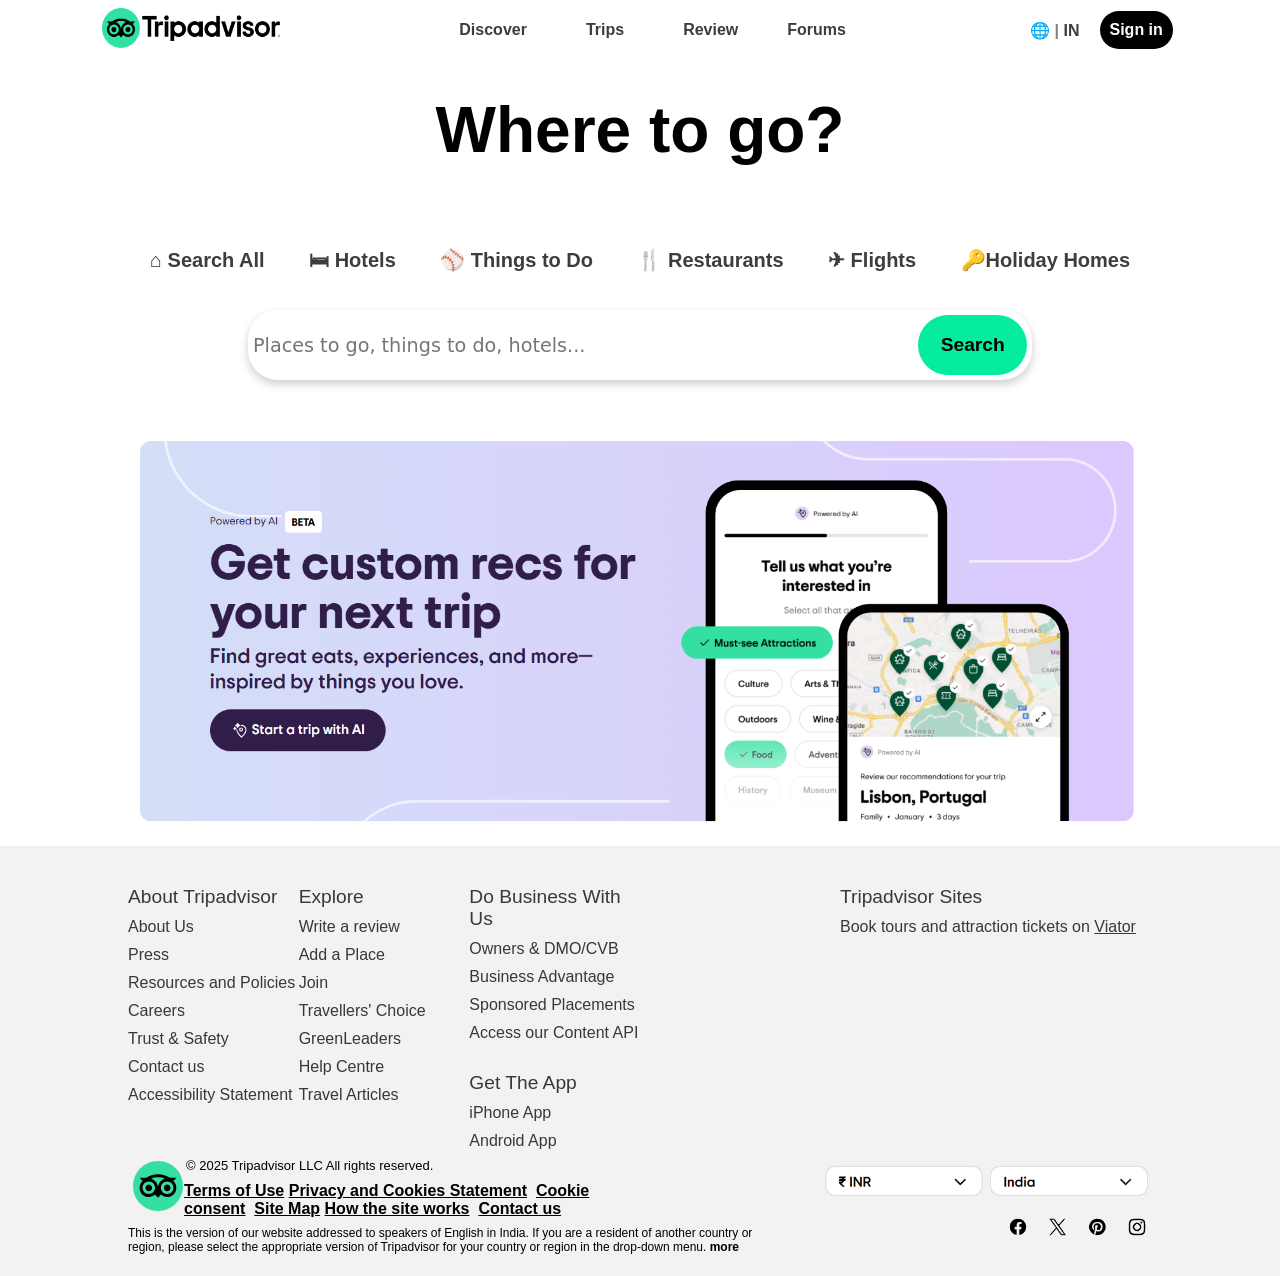
<file: index.html>
<!DOCTYPE html>
<html>

<head>
    <title>Travel.com</title>
    <meta charset="UTF-8">
    <meta name="viewport" content="width=device-width, initial-scale=1.0">
    <link rel="stylesheet" href="style.css">
	 <link rel="icon" type="image/x-icon" href="favi.svg">
</head>

<body>
    <header style="position:fixed; background-color:white">
        <div class="head1">
            <a href="index.html" target="_self"	><img src="logo.png" alt="logo"></a>
        </div>

        <div class="head1">
            <div class="min" style="gap:5px">
            	<a href="discover.html" target="_self"><button>Discover</button></a>
                <a href="trips.html" target="_self"><button>Trips</button></a>
                <a href="review.html" target="_self"><button>Review</button></a>
                <a href="form.html">Forums</a>
            </div>
        </div>
        <div class="head1">
            <div class="min1">
                <button>&#127760; <span style="color:rgba(2, 2, 2, 0.507)" >|</span> IN</button>
                <button style="background-color:black;color:white;">Sign in</button>
            </div>
        </div>
    </header>

    <div class="main">
        <div class="body">
            <h1>Where to go?</h1>
        </div>
    </div>
	<div class="main1">
        <div class="body1">
          <button>&#8962; Search All</button>
	  <button>&#128719; Hotels</button>
	  <button>&#9918; Things to Do</button>
 	  <button>&#127860; Restaurants</button>
 	  <button>&#9992; Flights</button>
 	  <button>&#x1F511;Holiday Homes</button>
        </div>
    </div>
	
	<div class="main2">
		<form id="form" role="search">
  			<input type="search" id="query" name="query" placeholder="Places to go, things to do, hotels..." aria-label="Search through site content">
  			<button>Search</button>
		</form>
	</div>
	
	<div class="main3">
	<img src="ad.png" alt="ad image">
	</div>

<footer>
<div class="foot">
	<div class="footl">  
	
		<div class="l1">
			<p style="font-size:1.2em;">About Tripadvisor</p>
			<p>About Us</p>
			<p>Press</p>
			<p>Resources and Policies</p>
			<p>Careers</p>
			<p>Trust & Safety</p>
			<p>Contact us</p>
			<p>Accessibility Statement</p>
		</div>
		<div class="l1">
			<p style="font-size:1.2em;">Explore</p>
			<p>Write a review</p>
			<p>Add a Place</p>
			<p>Join </p>
			<p>Travellers' Choice</p>
			<p>GreenLeaders</p>
			<p>Help Centre</p>
			<p>Travel Articles</p>
		</div>
		<div class="l1">
			<p style="font-size:1.2em;">Do Business With Us</p>
			<p>Owners & DMO/CVB</p>
			<p>Business Advantage</p>
			<p>Sponsored Placements</p>
			<p>Access our Content API</p>
			<p style="margin-top:20px; font-size:1.2em;">Get The App</p>
			<p>iPhone App</p>
			<p>Android App</p>
		</div>
	
	</div>
	<div class="footr">
		<div class="r1">
			<p style="font-size:1.2em;">Tripadvisor Sites</p>
			<p>Book tours and attraction tickets on <u>Viator</u></p>
		</div>

	</div>

</div>
<div class="bott">
	<div class="bl">
		<div class="bl1">
		<img src="favi.svg" alt="image" style="height:50px; width:50px">
		</div>
		
		<div class="bl2">
			<div class="bl11">
				<p>&copy; 2025 Tripadvisor LLC All rights reserved.</p>
			</div>
			<div class="bl22">
			<span>
			<b><u>Terms of Use</u></b>&nbsp;<b><u>Privacy and Cookies Statement</u></b>  &nbsp;<b><u>Cookie consent</u></b>&nbsp; <b><u> Site Map</u></b>
			<b><u>How the site works</u></b>&nbsp; <b> <u>Contact us</u></b>
			</span>
			</div>
	
		</div>
		
	</div>
	<div class="br">
	<img src="inr.png" alt="price image">

	</div>

</div>

<div class="boot">
	<div class="bootl">
	<p>This is the version of our website addressed to speakers of English in India. If you are a resident of another country or region, please select the appropriate version of Tripadvisor for your country or region in the drop-down menu. <b>more</b></p>
		
	</div>
	<div class="bootr">
	<img src="insta.png" alt="social">
	</div>

</div>




</footer>


</body>

</html>
</file>
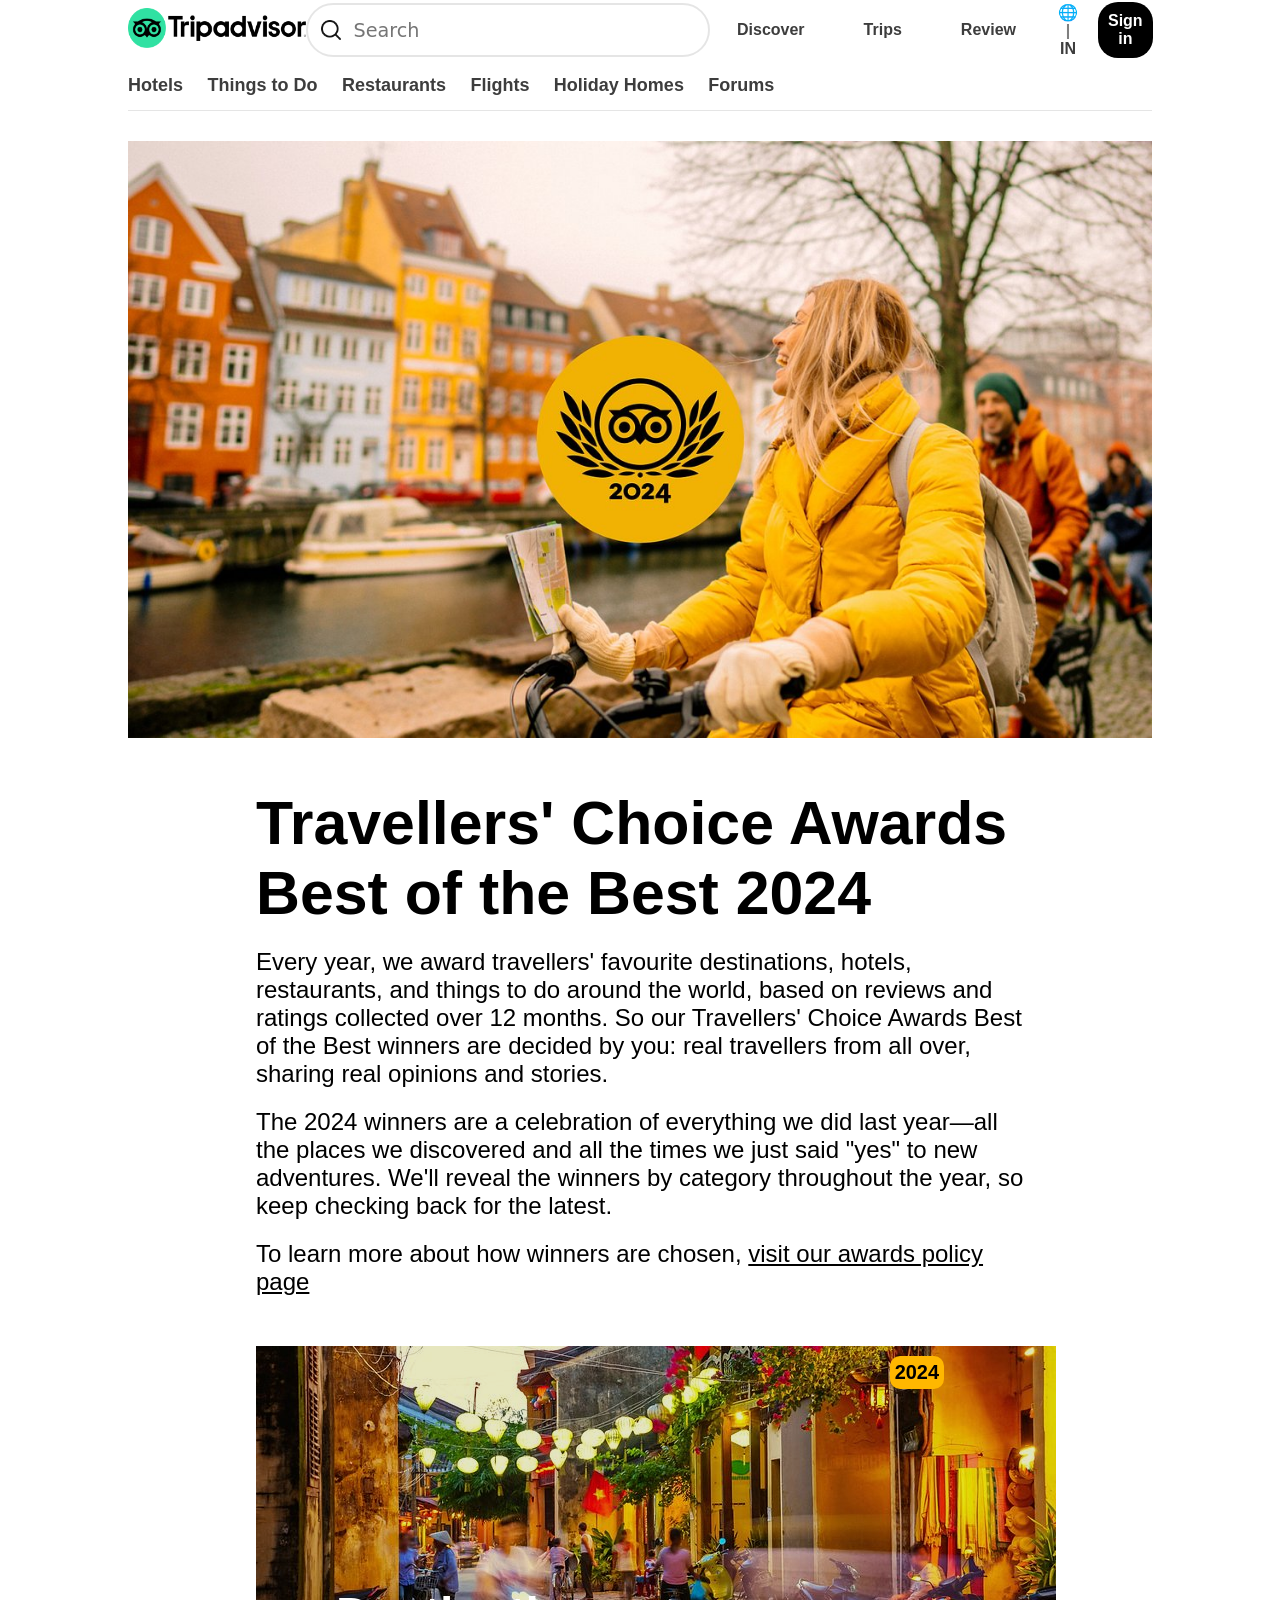
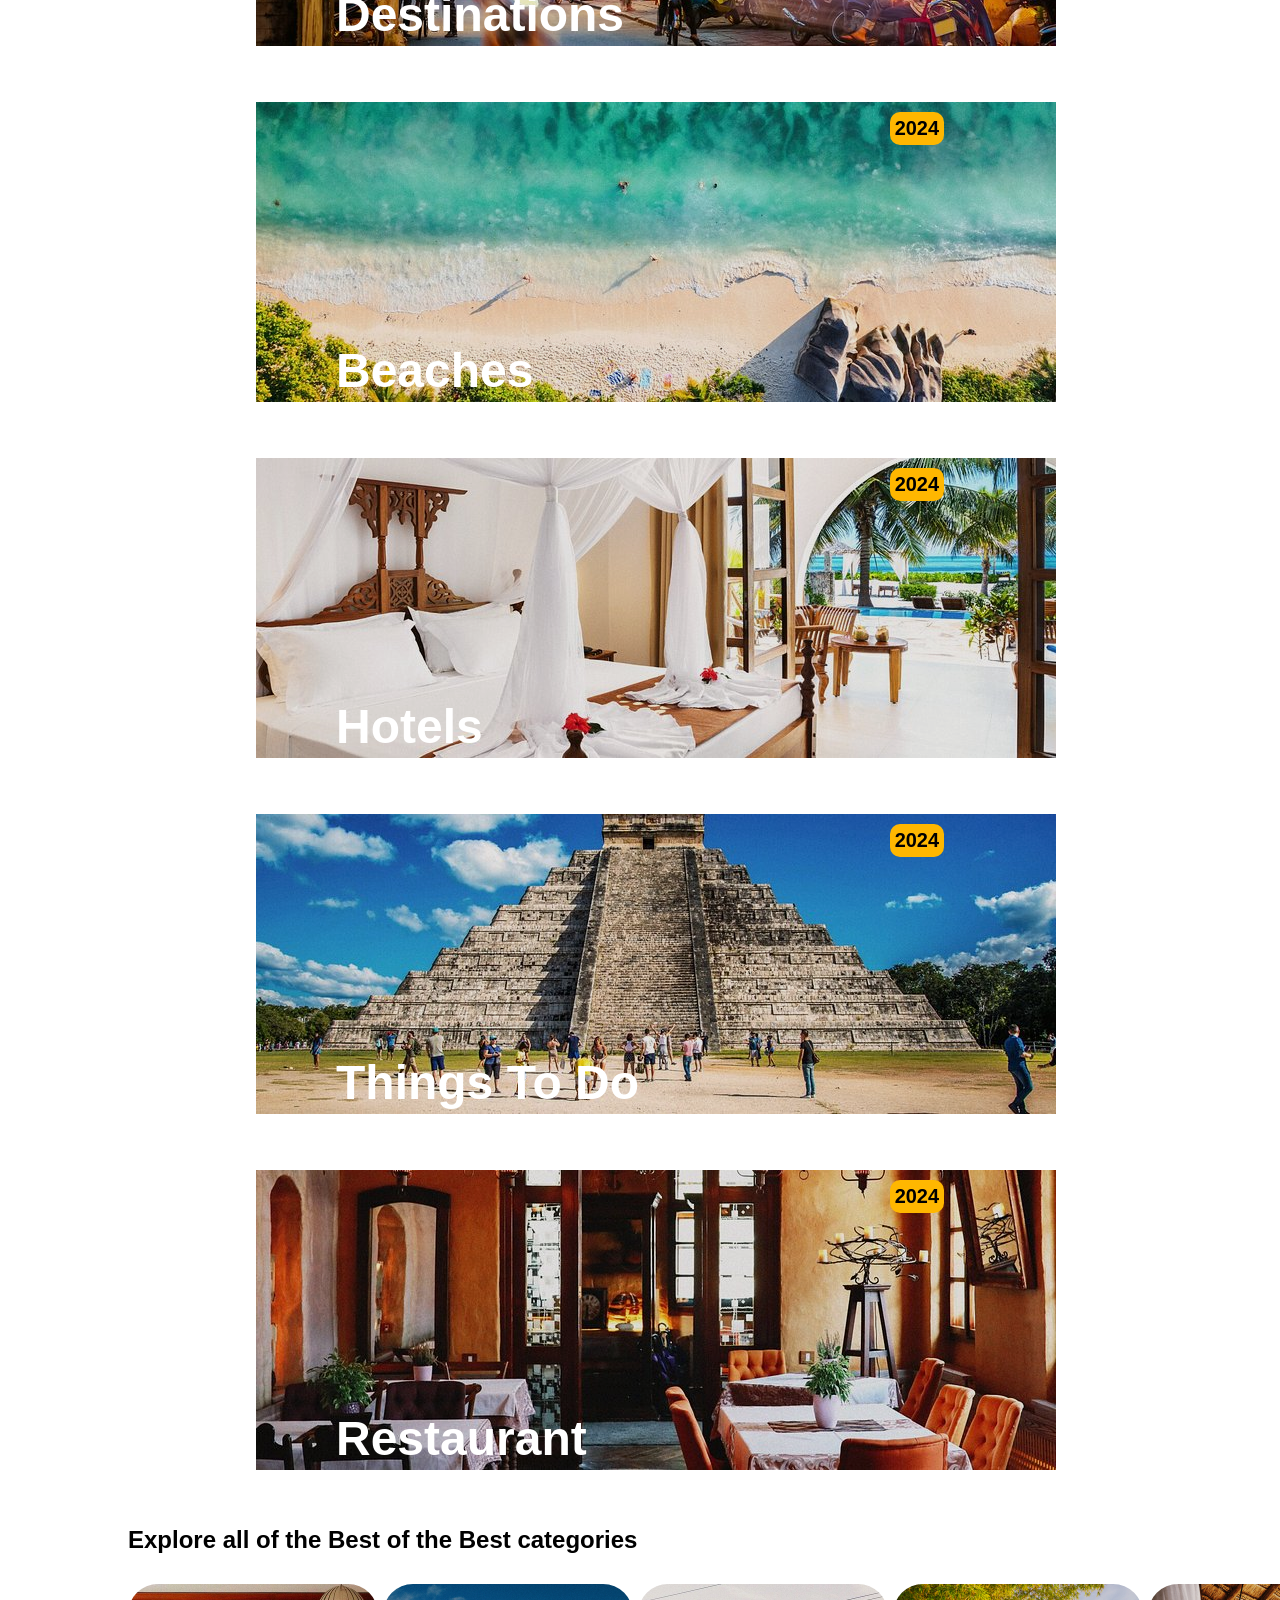
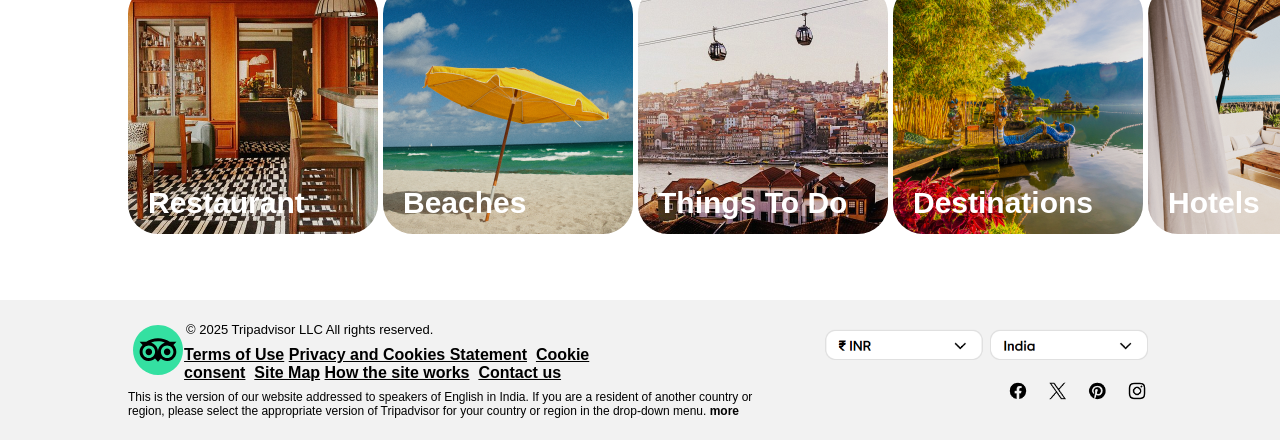
<file: discover.html>
<!DOCTYPE html>
<html>

<head>
    <title>Travel.com</title>
    <meta charset="UTF-8">
    <meta name="viewport" content="width=device-width, initial-scale=1.0">
    <link rel="stylesheet" href="style1.css">
	 <link rel="icon" type="image/x-icon" href="favi.svg">
</head>

<body>
    <header>
        <div class="head1">
            <a href="index.html" target="_self"><img src="logo.png" alt="logo"></a>
        </div>
	<div class="head1" style="border-radius:40px; border:2px solid rgba(2, 2, 2, 0.1);">
			<form id="form" role="search">
			<button><img src="search.png" alt="search image"></button>
  			<input type="search" id="query" name="query" placeholder="Search" aria-label="Search through site content">
  			</form>

	</div>
        <div class="head1">
            <div class="min" style="gap:5px">
            	<a href="discover.html" target="_self"><button>Discover</button></a>
                <a href="trips.html" target="_self"><button>Trips</button></a>
                <a href="review.html" target="_self"><button>Review</button></a>
                </div>
        </div>
        <div class="head1">
            <div class="min1">
                <button>&#127760; <span style="color:rgba(2, 2, 2, 0.507)" >|</span> IN</button>
                <button style="background-color:black;color:white;">Sign in</button>
            </div>
        </div>
    </header>
<header style="height:50px; display:flex; justify-content:left; border-bottom:0.5px solid rgba(2, 2, 2, 0.1); margin-bottom:30px;">
<div class="head2">
<a href="https://www.tripadvisor.in/Hotels" target="_self">Hotels</a>
<a href="https://www.tripadvisor.in/Attractions" target="_self">Things to Do</a>
<a href="https://www.tripadvisor.in/Restaurants" target="_self">Restaurants</a>
<a href="https://www.tripadvisor.in/CheapFlightsHome" target="_self">Flights</a>
<a href="https://www.tripadvisor.in/Rentals" target="_self">Holiday Homes</a>
<a href="https://www.tripadvisor.in/ForumHome" target="_self">Forums</a>
</div>
</header>

<div class="body">
<img src="discover.jpg" alt="discover image">
</div>

<div class="body1">
<h1>Travellers' Choice Awards Best of the Best 2024</h1>
<p>
Every year, we award travellers' favourite destinations, hotels, restaurants, and things to do around the world, based on reviews and ratings collected over 12 months. So our Travellers' Choice Awards Best of the Best winners are decided by you: real travellers from all over, sharing real opinions and stories.</p>
<p>
The 2024 winners are a celebration of everything we did last year—all the places we discovered and all the times we just said "yes" to new adventures. We'll reveal the winners by category throughout the year, so keep checking back for the latest.</p>
<p>
To learn more about how winners are chosen, <u>visit our awards policy page</u></p>
</div>

<div class="body1">

<div class="photos">
<img src="destination.jpg" alt="destination image">
  <div class="text">
	<h1>Destinations</h1>
	</div>
<div class="text2">
	<h5>2024</h5>
	</div>
</div>

<div class="photos">
<img src="beaches.jpg" alt="destination image">
  <div class="text">
	<h1>Beaches</h1>
	</div>
<div class="text2">
	<h5>2024</h5>
	</div>
</div>

<div class="photos">
<img src="hotels.jpg" alt="destination image">
  <div class="text">
	<h1>Hotels</h1>
	</div>
<div class="text2">
	<h5>2024</h5>
	</div>
</div>

<div class="photos">
<img src="things.jpg" alt="destination image">
  <div class="text">
	<h1>Things To Do</h1>
	</div>
<div class="text2">
	<h5>2024</h5>
	</div>
</div>

<div class="photos">
<img src="restaurants.jpg" alt="destination image">
  <div class="text">
	<h1>Restaurant</h1>
	</div>
<div class="text2">
	<h5>2024</h5>
	</div>
</div>

</div>

<div class="listp">
<h2>Explore all of the Best of the Best categories</h2>
</div>
<ul class="piclist">
 <li>	<div class="ulpic">
	<img src="ul1.jpg" alt="destination image">
 	 <div class="ultext">
	<h1>Restaurant</h1> </div></div>
	</li>
 
 <li>	<div class="ulpic">
	<img src="ul2.png" alt="destination image">
 	 <div class="ultext">
	<h1>Beaches</h1> </div></div>
	</li>

 <li>	<div class="ulpic">
	<img src="ul3.jpg" alt="destination image">
 	 <div class="ultext">
	<h1>Things To Do</h1> </div></div>
	</li>

 <li>	<div class="ulpic">
	<img src="ul4.png" alt="destination image">
 	 <div class="ultext">
	<h1>Destinations</h1> </div></div>
	</li>

 <li>	<div class="ulpic">
	<img src="ul5.png" alt="destination image">
 	 <div class="ultext">
	<h1>Hotels</h1> </div></div>
	</li>


</ul>










<footer>
<div class="bott">
	<div class="bl">
		<div class="bl1">
		<img src="favi.svg" alt="image" style="height:50px; width:50px">
		</div>
		
		<div class="bl2">
			<div class="bl11">
				<p>&copy; 2025 Tripadvisor LLC All rights reserved.</p>
			</div>
			<div class="bl22">
			<span>
			<b><u>Terms of Use</u></b>&nbsp;<b><u>Privacy and Cookies Statement</u></b>  &nbsp;<b><u>Cookie consent</u></b>&nbsp; <b><u> Site Map</u></b>
			<b><u>How the site works</u></b>&nbsp; <b> <u>Contact us</u></b>
			</span>
			</div>
	
		</div>
		
	</div>
	<div class="br">
	<img src="inr.png" alt="price image">

	</div>

</div>

<div class="boot">
	<div class="bootl">
	<p>This is the version of our website addressed to speakers of English in India. If you are a resident of another country or region, please select the appropriate version of Tripadvisor for your country or region in the drop-down menu. <b>more</b></p>
		
	</div>
	<div class="bootr">
	<img src="insta.png" alt="social">
	</div>

</div>




</footer>


</body>

</html>
</file>
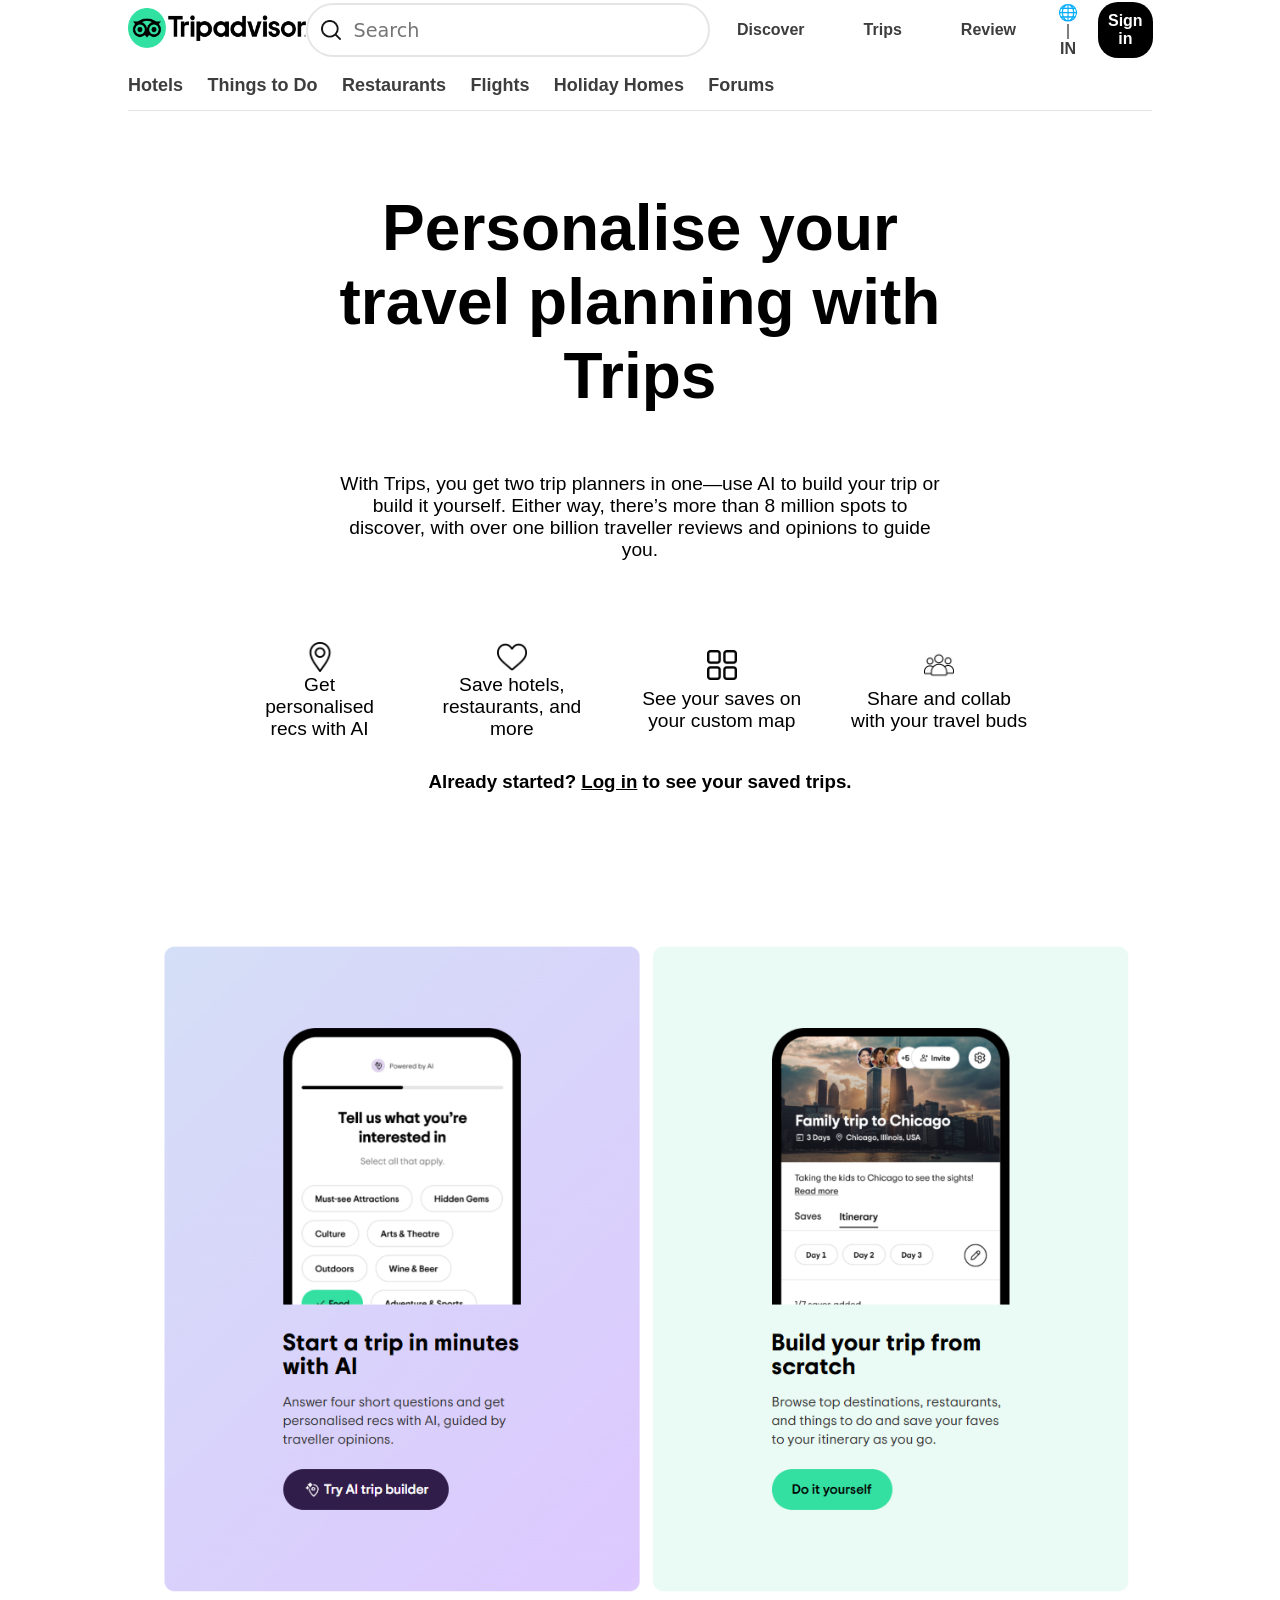
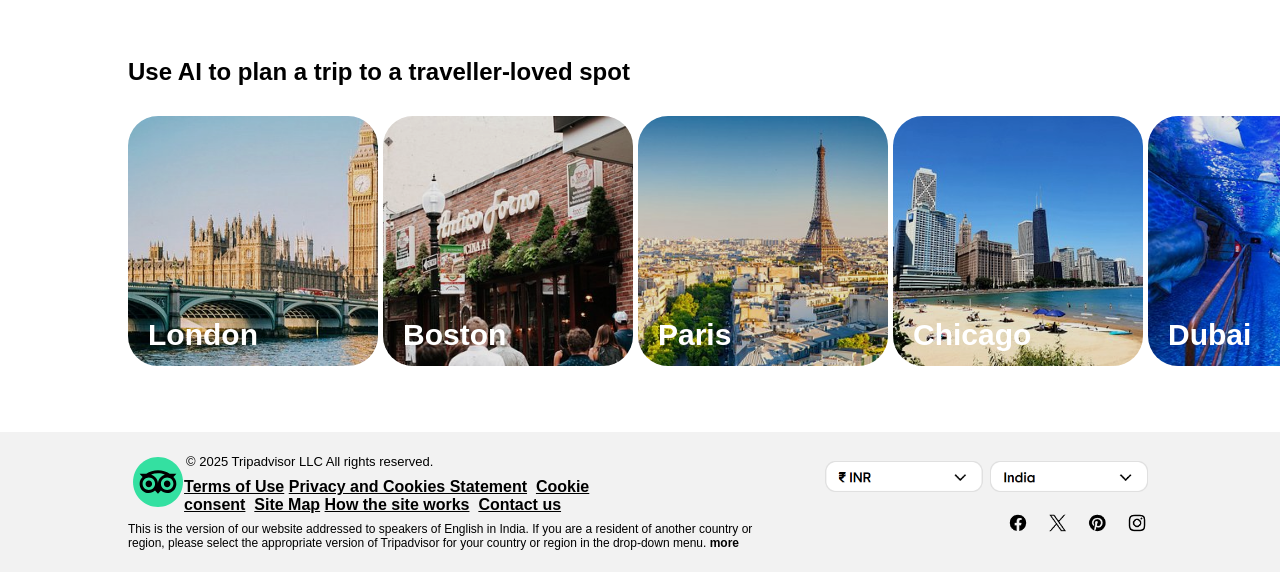
<file: trips.html>
<!DOCTYPE html>
<html>

<head>
    <title>Travel.com</title>
    <meta charset="UTF-8">
    <meta name="viewport" content="width=device-width, initial-scale=1.0">
    <link rel="stylesheet" href="style1.css">
	 <link rel="icon" type="image/x-icon" href="favi.svg">
</head>

<body>
    <header>
        <div class="head1">
            <a href="index.html" target="_self"><img src="logo.png" alt="logo"></a>
        </div>
	<div class="head1" style="border-radius:40px; border:2px solid rgba(2, 2, 2, 0.1);">
			<form id="form" role="search">
			<button><img src="search.png" alt="search image"></button>
  			<input type="search" id="query" name="query" placeholder="Search" aria-label="Search through site content">
  			</form>

	</div>
        <div class="head1">
            <div class="min" style="gap:5px">
            	<a href="discover.html" target="_self"><button>Discover</button></a>
                <a href="trips.html" target="_self"><button>Trips</button></a>
                <a href="review.html" target="_self"><button>Review</button></a>
                </div>
        </div>
        <div class="head1">
            <div class="min1">
                <button>&#127760; <span style="color:rgba(2, 2, 2, 0.507)" >|</span> IN</button>
                <button style="background-color:black;color:white;">Sign in</button>
            </div>
        </div>
    </header>
<header style="height:50px; display:flex; justify-content:left; border-bottom:0.5px solid rgba(2, 2, 2, 0.1);">
<div class="head2">
<a href="https://www.tripadvisor.in/Hotels" target="_self">Hotels</a>
<a href="https://www.tripadvisor.in/Attractions" target="_self">Things to Do</a>
<a href="https://www.tripadvisor.in/Restaurants" target="_self">Restaurants</a>
<a href="https://www.tripadvisor.in/CheapFlightsHome" target="_self">Flights</a>
<a href="https://www.tripadvisor.in/Rentals" target="_self">Holiday Homes</a>
<a href="https://www.tripadvisor.in/ForumHome" target="_self">Forums</a>
</div>
</header>

<div class="tbody">
	<div class="tbody1">
	<h1>Personalise your travel planning with Trips</h1>
	</div>
	<div class="tbody1">
	<p>With Trips, you get two trip planners in one—use AI to build your trip or build it yourself. Either way, there’s more than 8 million spots to discover, with over one billion traveller reviews and opinions to guide you.</P>
	</div>

<div class="tbody2">
	<div class="tt2">
	<img src="location.png" alt="location">
	<p>Get personalised recs with AI</p>
	</div>
	
	<div class="tt2">
	<img src="heart.png" alt="location">
	<p>Save hotels, restaurants, and more</p>
	</div>


	<div class="tt2">
	<img src="menu.png" alt="location">
	<p>See your saves on your custom map</p>
	</div>

	<div class="tt2">
	<img src="people.png" alt="location">
	<p>Share and collab with your travel buds</p>
	</div>
</div>

<div class="tbody1">
<h3>Already started? <u>Log in</u>  to see your saved trips.</h3>
</div>


</div>
<div class="tbody"  style="padding-bottom:50px;">
<img src="trippage.png" alt="imgage" style="margin:auto; height:100%; width:100%;">
</div>


<div class="listp">
<h2>Use AI to plan a trip to a traveller-loved spot</h2>
</div>
<ul class="piclist">
 <li>	<div class="ulpic">
	<img src="t1.jpg" alt="destination image">
 	 <div class="ultext">
	<h1>London</h1> </div></div>
	</li>
 
 <li>	<div class="ulpic">
	<img src="t2.jpg" alt="destination image">
 	 <div class="ultext">
	<h1>Boston</h1> </div></div>
	</li>

 <li>	<div class="ulpic">
	<img src="t3.jpg" alt="destination image">
 	 <div class="ultext">
	<h1>Paris</h1> </div></div>
	</li>

 <li>	<div class="ulpic">
	<img src="t4.jpg" alt="destination image">
 	 <div class="ultext">
	<h1>Chicago</h1> </div></div>
	</li>

 <li>	<div class="ulpic">
	<img src="t5.jpg	" alt="destination image">
 	 <div class="ultext">
	<h1>Dubai</h1> </div></div>
	</li>


</ul>











<footer>
<div class="bott">
	<div class="bl">
		<div class="bl1">
		<img src="favi.svg" alt="image" style="height:50px; width:50px">
		</div>
		
		<div class="bl2">
			<div class="bl11">
				<p>&copy; 2025 Tripadvisor LLC All rights reserved.</p>
			</div>
			<div class="bl22">
			<span>
			<b><u>Terms of Use</u></b>&nbsp;<b><u>Privacy and Cookies Statement</u></b>  &nbsp;<b><u>Cookie consent</u></b>&nbsp; <b><u> Site Map</u></b>
			<b><u>How the site works</u></b>&nbsp; <b> <u>Contact us</u></b>
			</span>
			</div>
	
		</div>
		
	</div>
	<div class="br">
	<img src="inr.png" alt="price image">

	</div>

</div>

<div class="boot">
	<div class="bootl">
	<p>This is the version of our website addressed to speakers of English in India. If you are a resident of another country or region, please select the appropriate version of Tripadvisor for your country or region in the drop-down menu. <b>more</b></p>
		
	</div>
	<div class="bootr">
	<img src="insta.png" alt="social">
	</div>

</div>




</footer>


</body>

</html>
</file>
<file: style.css>
*{
margin:0;
padding:0;
font-family:"arial";
}

header{
height:60px;
width:100%;
display:flex;
justify-content:space-evenly;
align-items:center;

}
.head1{
display:flex;
align-items:center;
justify-content:center;
margin:50px;
font-size:16px;
}
.head1 img{
height:40px ;
width:178px;
}

.min{
height:100%;
width:100%;
display:flex;
justify-content:center;
align-items:center;
}
.min a{
height:40px;
margin:0 12px 0 12px;
font-weight:bold;
color:#3d3d3d;
font-size:16px;
display:flex;
justify-content:center;
align-items:center;
padding:0 5px 0 5px;
text-Decoration:none
}
.min button{
border:none;
background-color:white;
background-color:none;
font-size:16px;
border-radius:15px;
font-weight:bold;
color:#3d3d3d;
padding:10px;;
}
.min button:hover{
background-color:#e8eded;
}

.min1{
/* height:40px; */
/* width:50%; */

display:flex;
justify-content:center;
align-items:center;
}
.min1 button{
padding: 10px;
margin:0 5px 0 5px;
border-radius:20px;
font-weight:bold;
border:none;
background-color:white;
color:#3d3d3d;
font-size:16px;
}

.min1  button:hover{ 
background-color:#e8eded;
}
.main{
 width: 80vw;
 margin:auto; 
padding-top:50px;
height:160px; 
display:flex;
 align-items:center;
 justify-content:center;
font-size:2em;
} 

.main1{
width: 80vw;
height:100px;
 margin:auto; 
display:flex;
justify-content:center;
align-items:center;
}

.body1 button{
margin:10px;
padding:10px;
font-weight:bold;
border:none;
background-color:white;
color:#3d3d3d;
font-size:20px;
}
.body1 button:hover{
color:grey;
border-bottom:1px solid grey;
}
.main2{
width: 80vw;
height:100px;
 margin:auto; 
display:flex;
justify-content:center;
}
#form{
width:100%;
height:70%;
border-radius:30px;
margin:0 120px 0 120px;
box-shadow:0 4px 10px rgba(0,0,0,0.2);
display:flex;
}

#form input{
width:100%;
  font: 1.2em system-ui;
border:none;
margin:5px;
border-radius:40px;
}
#form input:focus{
outline: none;
}
#form button{
width:130px;
margin:5px;
font-size: 1.2em;
border:none;
border-radius:40px;
background-color:#05ed9c;
font-weight:bold;
}

#form button:hover
{
background-color:#5cffc6;
}

.main3{
width: 80vw;
 margin:auto; 
display:flex;
justify-content:center;
align-items:center;
}
.main3 img{
width:100%;
height:auto;
  object-fit: contain;
}
footer{
width:100%;
height:auto; 
background-color:#F2F2F2;
display:flex;
justify-content:center;
align-items:center;
flex-direction:column;
}
.foot{
width:80vw;
margin:30px 0 10px 0;
height:270px;display:flex;
}
.footl{
width:100%;
height:100%;display:flex;
}
.footr{
width:100%;
height:100%;
display:flex;
}
.l1{
width:100%;
height:100%;
color:#383838;
}
.l1 p{
padding-top: 10px;
}
.r1{
width:100%;
height:100%;
padding-left:200px;
}
.r1 p{
color:#383838;
padding-top: 10px;
}


.bott{
width:80vw;
height:60px;


display:flex;}
.bl{
width:100%;

display:flex;
flex-direction:right;

}
.br{
width:100%;
justify-content:center;
align-items:top;
display:flex;
}

.br img{
width:65%;
height:auto;
  object-fit: contain;
margin-left:180px;
margin-top:-15px;
}

.bl1{
width:9%;
display:flex;
padding:5px;
}
.bl2{
width:100%;
display:flex;
flex-direction:column;
}
.bl11{
height:20%;
padding:2px;
font-size:13px;
}
.bl22{
height:100%;
margin-top:10px;
}

.boot{
width:80vw;
height:50px;
margin:10px 0 0 0;
display:flex;
}
.bootl{
width:170%;
display:flex;
flex-direction:right;
font-size:12px;

}
.bootr{
width:100%;
justify-content:center;
align-items:top;
display:flex;
}

.bootr img{
width:40%;
height:auto;
  object-fit: contain;
margin-left:230px;
margin-top:-50px;
}
</file>
<file: style1.css>
*{
margin:0;
padding:0;
font-family:"arial";
}

header{
height:60px;
width:80vw;
display:flex;
margin:auto;
justify-content:space-between;
align-items:center;
}
.head1{
display:flex;
align-items:center;
justify-content:center;
margin:15px 0 15px 0;
font-size:16px;
}
.head1 img{
height:40px ;
width:178px;
}

.min{
height:100%;
width:100%;
display:flex;
justify-content:center;
align-items:center;
}
.min a{
height:40px;
margin:0 12px 0 12px;
font-weight:bold;
color:#3d3d3d;
font-size:16px;
display:flex;
justify-content:center;
align-items:center;
padding:0 5px 0 5px;
text-Decoration:none
}
.min button{
border:none;
background-color:white;
background-color:none;
font-size:16px;
border-radius:15px;
font-weight:bold;
color:#3d3d3d;
padding:10px;;
}
.min button:hover{
background-color:#e8eded;
}

.min1{
display:flex;
justify-content:center;
align-items:center;
}
.min1 button{
padding: 10px;
margin:0 5px 0 5px;
border-radius:20px;
font-weight:bold;
border:none;
background-color:white;
color:#3d3d3d;
font-size:16px;
}

.min1  button:hover{ 
background-color:#e8eded;
}

#form{
width:400px;
height:50px;
border-radius:30px;
display:flex;

}

#form input{
width:100%;
  font: 1.2em system-ui;
border:none;
background:none;
}
#form input:focus{
outline: none;
}
#form button{
width:40px;
margin:5px;
font-size: 1.2em;
border:none;
border-radius:40px;
font-weight:bold;
display:flex;
justify-content:center;
align-items:center;
background:none;
}
#form img{
height:20px;
width:20px;
}
.head2 a{
color:#3d3d3d;
font-size:18px;
font-weight:bold;
margin-right:20px;
text-decoration:none;
padding-bottom:16px;
}

.head2 a:hover{
border-bottom:1px solid black;
}

.body {

height:100%;
width:80vw;
margin:auto;
display:flex;
justify-content:center;
 background-size: cover;
  object-fit: cover;
}
.body img{
margin:0;
height:100%;
width:100%;
}

.body1 {
padding-top:50px;

height:100%;
width:60vw;
margin:auto;
}
.body1 h1{
font-weight:bold;
font-size:3.8em;
}
.body1 p
{
padding-top:20px;
font-size:1.5em;
}

.photos{
  position: relative;
 padding-bottom:50px;
  width: 100%; 
  margin:auto;
  font-size: 24px;
  text-align: center;

}
.photos img{
 filter: brightness(90%);
}

.text {
  position: absolute;
  left: 80px;
  bottom: 60px;
color:white;
  font-size: 24px;
  text-align: center;

}
.text h1{
font-size:2em;
}

.text2 {
  position: absolute;
  right: 80px;
  top: 10px;
background-color:#ffb700;
  padding:5px;
border-radius:10px;
  font-size: 24px;
  text-align: center;
}

.listp{
width:80vw;
height:auto;
margin:auto;

display:flex;
align-items:center;
padding-bottom:30px;
}

.piclist{
width:80vw;
height:auto;
display:flex;
margin:auto;
 list-style-type: none;
padding-bottom:60px;
gap:5px;
} 



.ulpic{
  position: relative;
  width: 100%; 
	height:100%;
  margin:auto;
  font-size: 24px;
  text-align: center;

border-radius:40px;
}
.ulpic img{
 filter: brightness(90%);
height:250px;
width:250px;
border-radius:30px;
}

.ultext {
  position: absolute;
  left: 20px;
  bottom: 20px;
color:white;
  font-size: 15px;
  text-align: center;

}


.tbody{
height:100%;
width:80vw;
margin:auto;
padding-top:80px;
}
.tbody1{
margin:auto;
width:60%;
padding-bottom:60px;
display:flex;
justify-content:center;
align-items:center;
text-align:center;
}
.tbody h1{
font-size:4em;
}
.tbody p{
font-size:1.2em;
}

.tbody2{
margin:auto;
width:80%;
padding-bottom:10px;
display:flex;
align-items:center;
text-align:center;
justify-content:space-evenly;
}
.tt2{
width=100%;
display:flex;
justify-content:space-evenly;
align-items:center;
height:100px;
flex-direction:column;
padding:20px;
}
.tt2 img{
height:30px;
width:30px;
}


.rbody{
background-color:#E9EAEC;
height:auto;
width:100%;
display:flex;
justify-content:center;
align-items:center;
padding-top:100px;
padding-bottom:30px;
flex-direction:column;
}
.rh1{
font-size:1.2em;
padding-bottom:30px;	
}
.rp{
font-size:1.2em;
width:50vw;
margin:auto;
font-size:1.5em;
display:flex;
justify-content:center;
}











footer{
padding-top:20px;
width:100%;
height:auto; 
background-color:#F2F2F2;
display:flex;
justify-content:center;
align-items:center;
flex-direction:column;
}


.bott{
width:80vw;
height:60px;


display:flex;}
.bl{
width:100%;

display:flex;
flex-direction:right;

}
.br{
width:100%;
justify-content:center;
align-items:top;
display:flex;
}

.br img{
width:65%;
height:auto;
  object-fit: contain;
margin-left:180px;
margin-top:-15px;
}

.bl1{
width:9%;
display:flex;
padding:5px;
}
.bl2{
width:100%;
display:flex;
flex-direction:column;
}
.bl11{
height:20%;
padding:2px;
font-size:13px;
}
.bl22{
height:100%;
margin-top:10px;
}

.boot{
width:80vw;
height:50px;
margin:10px 0 0 0;
display:flex;
}
.bootl{
width:170%;
display:flex;
flex-direction:right;
font-size:12px;

}
.bootr{
width:100%;
justify-content:center;
align-items:top;
display:flex;
}

.bootr img{
width:40%;
height:auto;
  object-fit: contain;
margin-left:230px;
margin-top:-50px;
}
</file>
